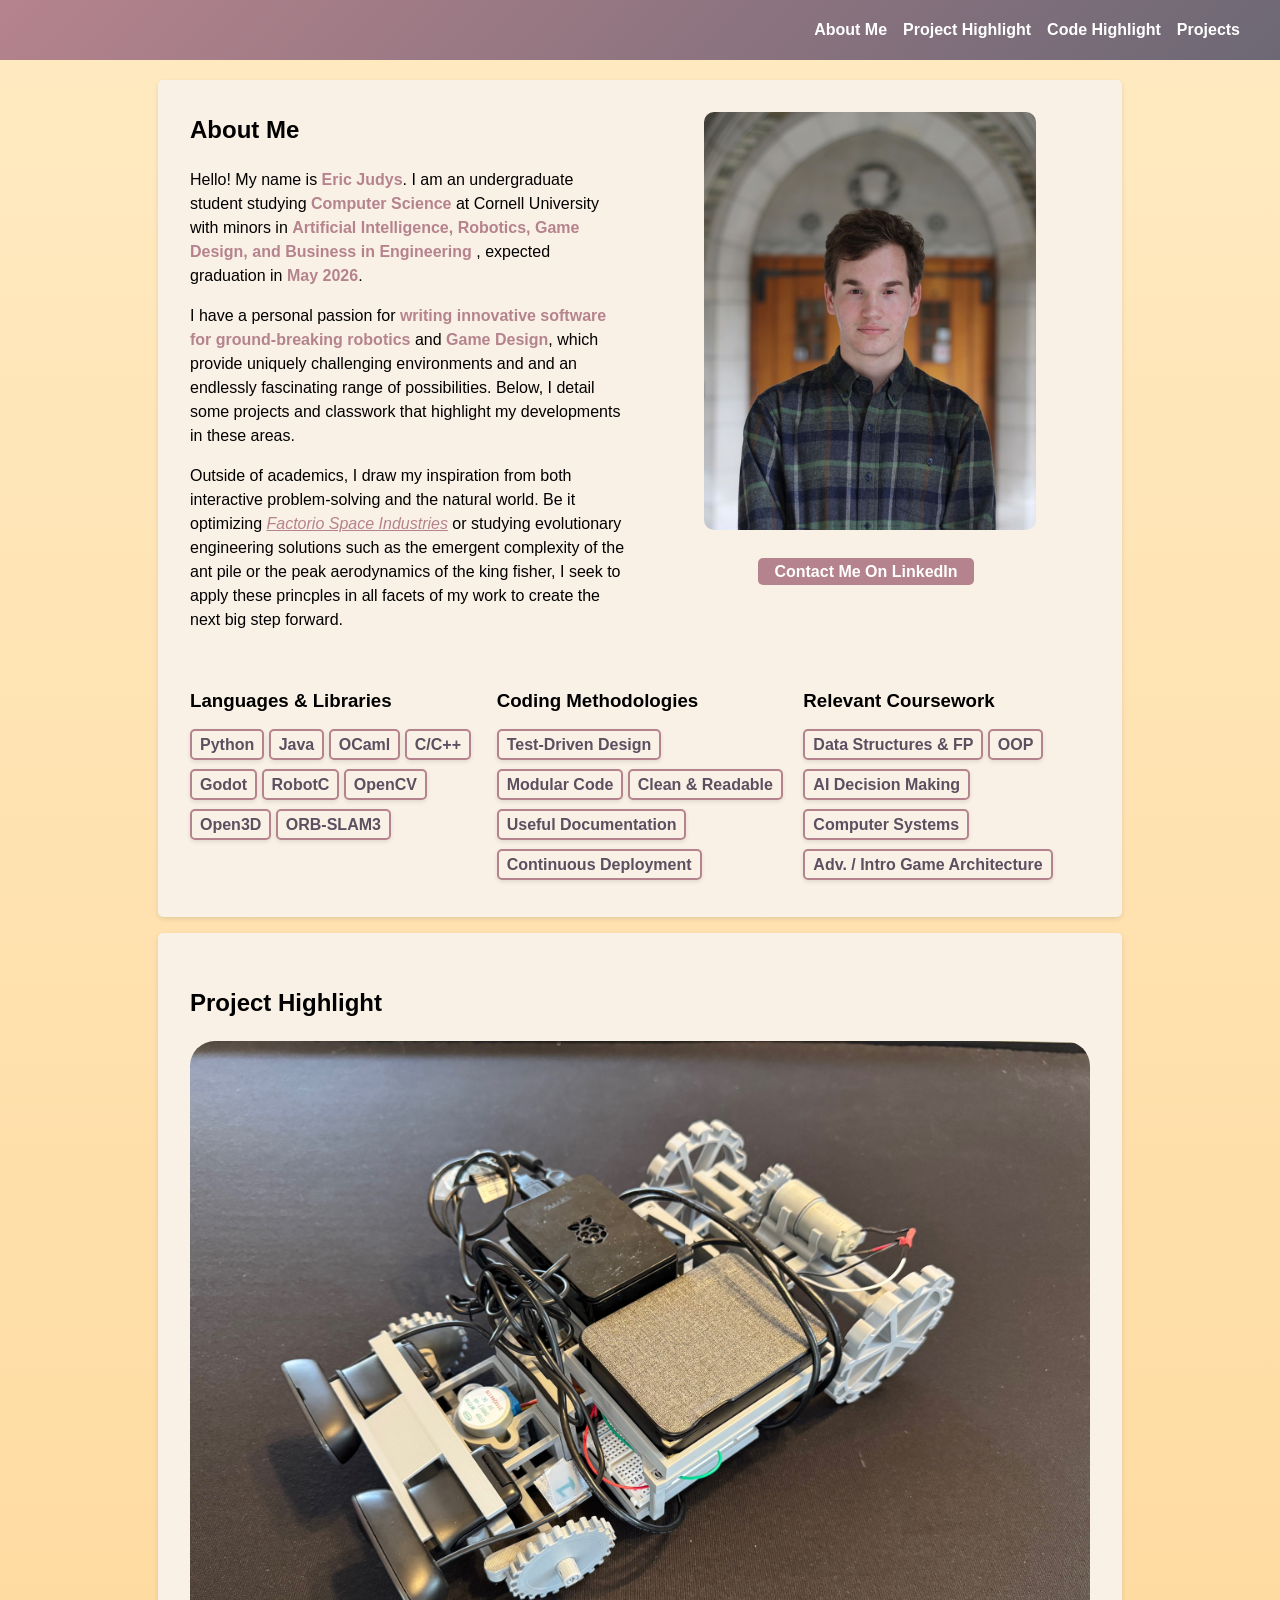
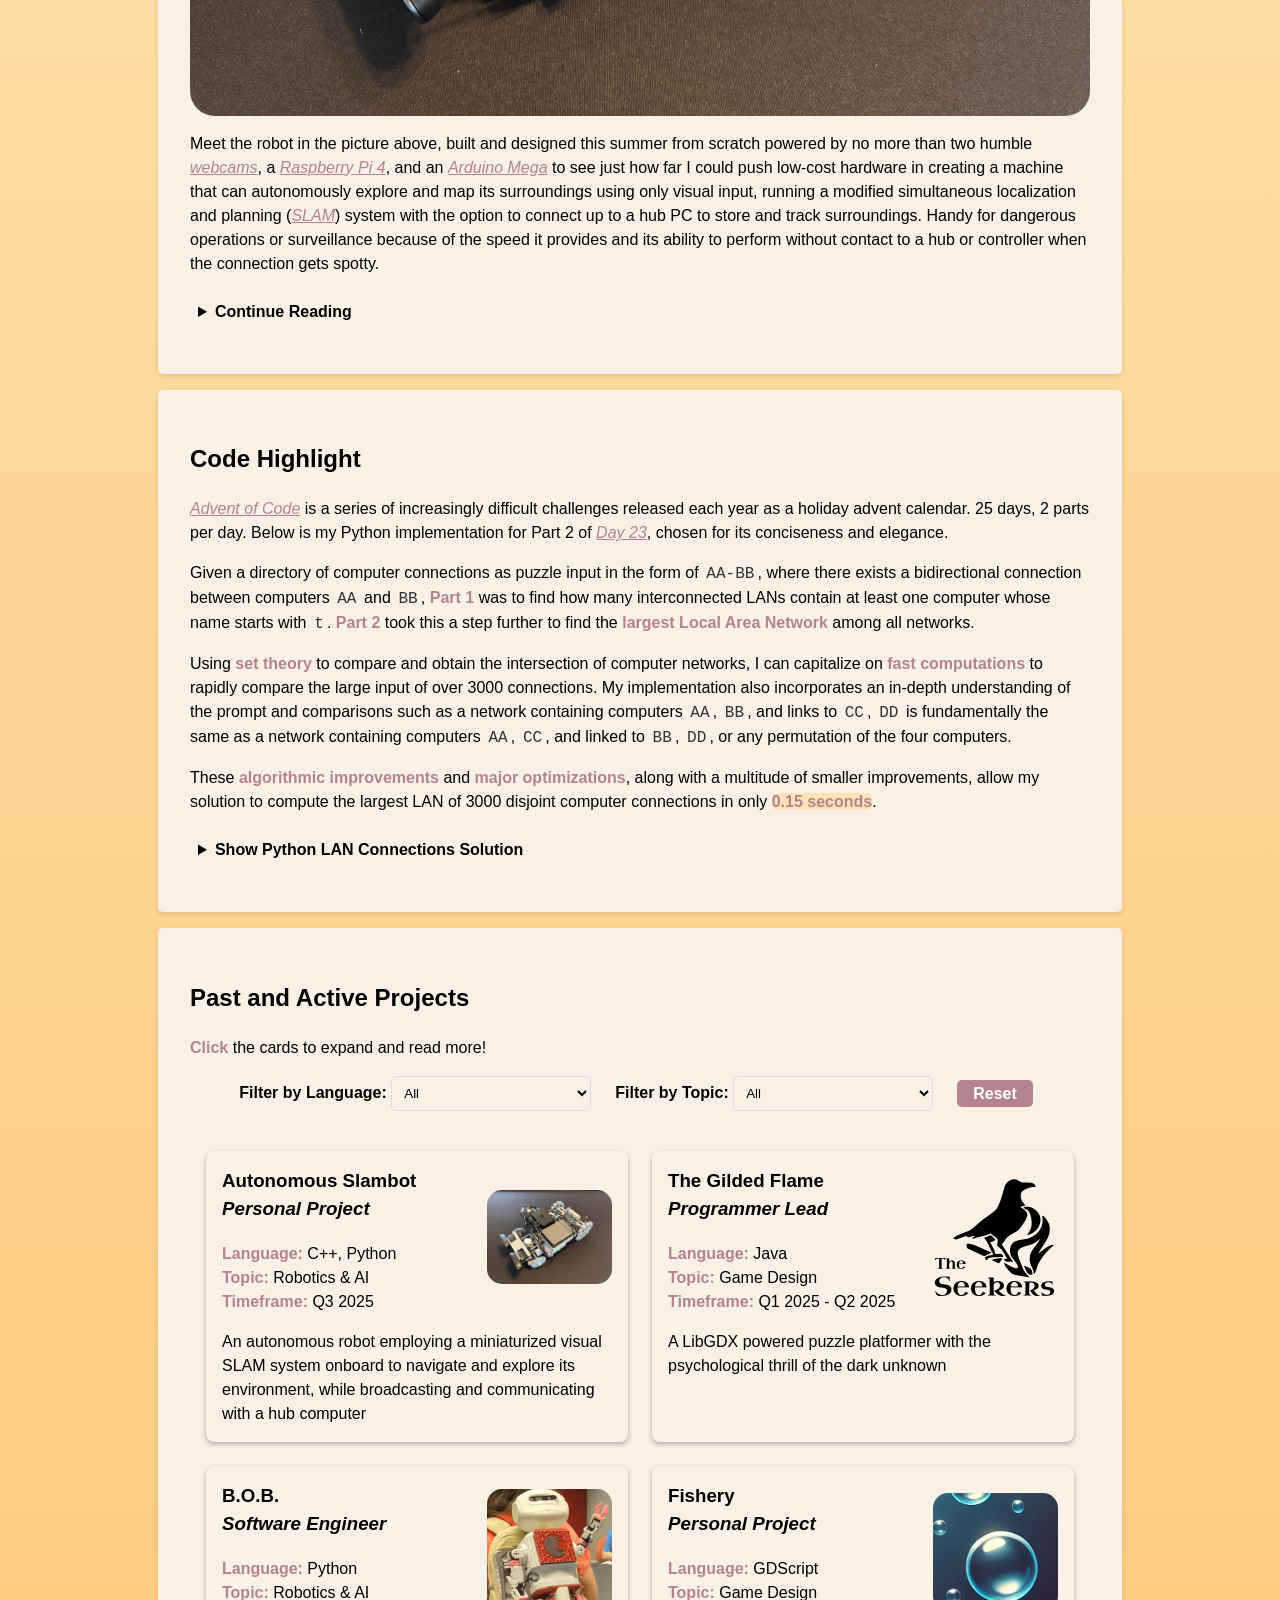
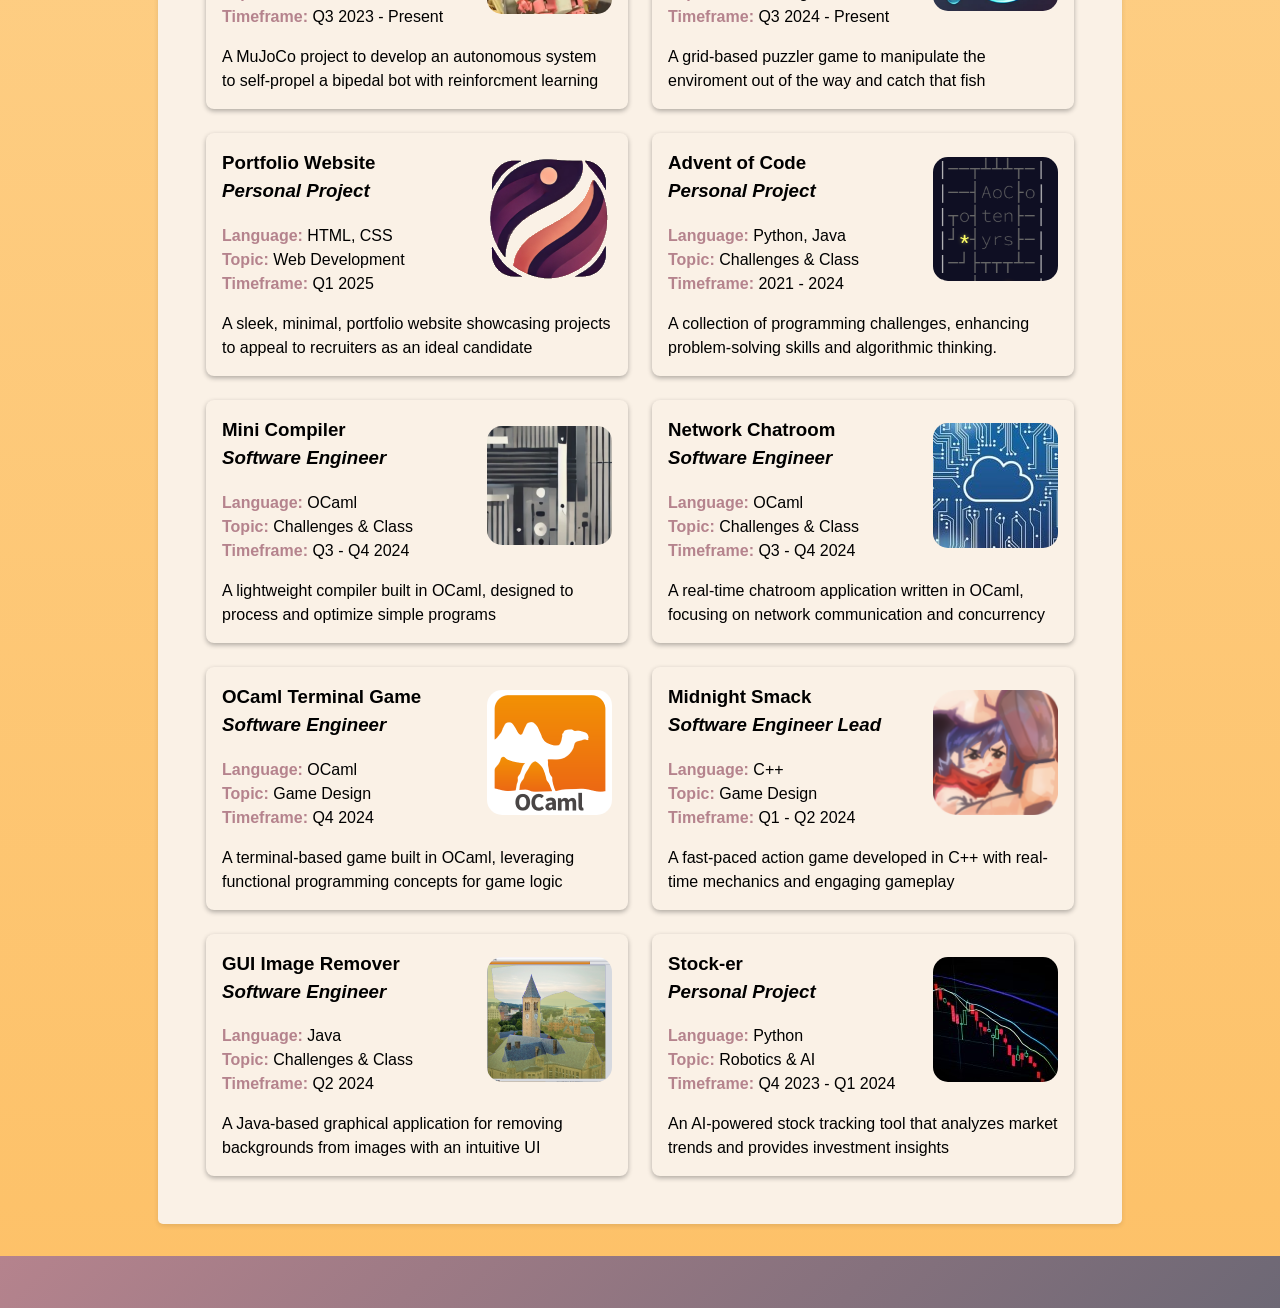
<file: index.html>
<!DOCTYPE html>
<html lang="en">
<head>
  <meta charset="UTF-8">
  <meta name="viewport" content="width=device-width,initial-scale=1.0">
  <title>Eric Judys</title>
  <link rel="stylesheet" href="styles.css">
  <link rel="icon" type="image/png" href="images/websitemini.png">
</head>
<body>
  <div class="centered-text">
    Hey! Thank you for taking the time to read my website!
  </div>
  <header class="site-header">
    <div class="header-container">
      <!-- <div class="job-status">
        <span>Looking for: Summer 2025 Intern</span>
      </div> -->
      <!-- Mobile-only navigation dropdown -->
      <div class="mobile-nav">
        <select class="nav-dropdown" onchange="if(this.value) window.location.href=this.value;">
          <option value="#about">About Me</option>
          <li><a href="#project-highlight">Project Highlight</a></li>
          <option value="#code-highlight">Code Highlight</option>
          <option value="#projects">Projects</option>
        </select>
      </div>
      <!-- Regular navigation for larger screens -->
      <nav class="nav-menu">
        <ul>
          <li><a href="#about">About Me</a></li>
          <li><a href="#project-highlight">Project Highlight</a></li>
          <li><a href="#code-highlight">Code Highlight</a></li>
          <li><a href="#projects">Projects</a></li>
        </ul>
      </nav>
    </div>
  </header>
  
  <main class="container">
    <section id="about" class="about-section">
      <div class="about-top">
        <div class="about-text">
          <h2 style="margin-top: 0;">About Me</h2>
          <p>
            Hello! My name is <strong>Eric Judys</strong>. I am an undergraduate student
            studying <strong>Computer Science</strong> at Cornell University with minors in
            <strong>Artificial Intelligence, Robotics, Game Design, and Business in Engineering</strong>
            , expected graduation in <strong>May 2026</strong>.
          </p>
          <p>
            I have a personal passion for <strong>writing innovative software for ground-breaking robotics</strong> and
            <strong>Game Design</strong>, which provide uniquely challenging environments and and an 
            endlessly fascinating range of possibilities. Below, I detail some projects and classwork that
            highlight my developments in these areas.
          </p>
          <p>
            Outside of academics, I draw my inspiration from both interactive problem-solving and the natural world. Be it optimizing 
            <a href="https://www.factorio.com/space-age/content" class="embedded-link">Factorio Space Industries</a> or
            studying evolutionary engineering solutions such as the emergent complexity of the ant pile or the peak aerodynamics of 
            the king fisher, I seek to apply these princples in all facets of my work to create the next big step forward.
          </p>
        </div>
        <div class="about-image">
          <img src="images/headshot.png" alt="This is a picture of me" />
          <div class="about-links">
            <p>
              <a href="https://www.linkedin.com/in/eric-judys-340a702a0" target="_blank" class="button">Contact Me On LinkedIn</a>
            </p>
          </div>
        </div>
      </div>
      <div class="about-extra">
        <div class="about-languages">
          <h3>Languages & Libraries</h3>
          <div class="button-box">
            <span class="ind-button">Python</span>
            <span class="ind-button">Java</span>
            <span class="ind-button">OCaml</span>
            <span class="ind-button">C/C++</span>
            <span class="ind-button">Godot</span>
            <span class="ind-button">RobotC</span>
            <span class="ind-button">OpenCV</span>
            <span class="ind-button">Open3D</span>
            <span class="ind-button">ORB-SLAM3</span>
          </div>
        </div>
        <div class="about-methodologies">
          <h3>Coding Methodologies</h3>
          <div class="button-box">
            <span class="ind-button">Test-Driven Design</span>
            <span class="ind-button">Modular Code</span>
            <span class="ind-button">Clean & Readable</span>
            <span class="ind-button">Useful Documentation</span>
            <span class="ind-button">Continuous Deployment</span>
          </div>
        </div>
        <div class="about-coursework">
          <h3>Relevant Coursework</h3>
          <div class="button-box">
            <span class="ind-button">Data Structures & FP</span>
            <span class="ind-button">OOP</span>
            <span class="ind-button">AI Decision Making</span>
            <span class="ind-button">Computer Systems</span>
            <span class="ind-button">Adv. / Intro Game Architecture</span>
          </div>
        </div>
      </div>
    </section>
    <section id="project-highlight" class="code-section">
      <h2>Project Highlight</h2>
        <img src="images/auto_slambot.png" alt="Picture of working bot" class="centered-rounded-img"/>
        <p>Meet the robot in the picture above, built and designed this summer from scratch powered by no more than two humble <a href="https://www.amazon.com/Logitech-C270-HD-Webcam-Black/dp/B008QS9J6Y/ref=sr_1_18?crid=2VQDZWBFT5Z7A&dib=eyJ2IjoiMSJ9.[base64].TjH2V_5Li8knv-n7tjfWxiipKBaoWvcIXw0MT5m07V8&dib_tag=se&keywords=logitech+webcam&qid=1755199704&sprefix=logitech+webcam%2Caps%2C117&sr=8-18" class="embedded-link">webcams</a>, a <a href = "https://www.amazon.com/Raspberry-Pi-Model-2GB/dp/B09TTNPB4J/ref=sr_1_3?crid=86NC64R8CDA2&dib=eyJ2IjoiMSJ9.[base64].5FXTKnijTL4lqOYb194m8ZfyTq5G_N75T1Trm-RV3Sk&dib_tag=se&keywords=raspberry+pi+4&qid=1755199761&sprefix=raspber%2Caps%2C134&sr=8-3" class = "embedded-link">Raspberry Pi 4</a>, and an <a href= "https://www.amazon.com/ARDUINO-MEGA-2560-REV3-A000067/dp/B0046AMGW0/ref=sr_1_1?crid=12DFWU915R9AX&dib=eyJ2IjoiMSJ9.[base64].IEXHoUIkftRLDSrUkyuRhrlibSqFisgjMHRe-CokgaU&dib_tag=se&keywords=arduino+mega&qid=1755199854&sprefix=arduino+meg%2Caps%2C132&sr=8-1" class = "embedded-link">Arduino Mega</a> to see just how far I could push low-cost hardware in creating a machine that can autonomously explore and map its surroundings using only visual input, running a modified simultaneous localization and planning (<a href="https://en.wikipedia.org/wiki/Simultaneous_localization_and_mapping" class="embedded-link">SLAM</a>) system with the option to connect up to a hub PC to store and track surroundings. Handy for dangerous operations or surveillance because of the speed it provides and its ability to perform without contact to a hub or controller when the connection gets spotty.</p>
        <details>
          <summary>Continue Reading</summary>
          <p>The Pi is the star player, running a mini SLAM system. Using it, I take in the footage of two webcams, each at 640x480 10 fps, and every couple of frames, process them into a disparity map using a weighted least squares (WLS) filter to reduce noise. By converting the disparity map into a depth map, I can extract a point cloud of relevant vertices. Additionally, through iterative closest point (<a href = "https://en.wikipedia.org/wiki/Iterative_closest_point" class = "embedded-link">ICP</a>) registration, I estimate the new pose of the robot camera as it moves in space. Projecting the original point cloud to world space using the estimated pose, I can then populate a voxel grid with all newly defined points. By applying a combination of A* and <a href = "https://en.wikipedia.org/wiki/Dubins_path" class = "embedded-link">Dubins path</a> to this grid, the robot can now travel to a defined pose for the camera as it continues its journey to define all accessible voxels. Note that more complex features of traditional SLAM systems, such as <a href = "https://www.thinkautonomous.ai/blog/loop-closure/" class="embedded-link">loop closure</a>, are omitted from this SLAM as the occupancy grid/point cloud substitutes in for a defined path, and the purpose of this bot is just to explore a region; true mapping would be done with a host PC as needed.</p>
          <img src="images/auto_slambot_processing.png" alt="Picture of bot processing"  class="centered-rounded-img"/>
          <p>While the Pi ran the heavy computations, the Pi also ran communications to the Arduino and PC. Using an input of desired motor movements for the defined path, the Pi issues orders to the Arduino, chosen for its single-schedule architecture, to get the robot moving. The Pi also broadcasts its video feed to a host PC, if one was connected, and upon request, would get additional supplementary pose updates for the camera from <a href = "https://github.com/UZ-SLAMLab/ORB_SLAM3" class = "embedded-link">ORB-SLAM3</a> running on the computer to bolster its positional understanding.</p>
          <img src="images/auto_slambot_network.png" alt="Picture of integrated network"  class="centered-rounded-img"/>
          <p>In my pursuit to squeeze the most out of two webcams, I had to cut a lot of computational corners on the Pi. The point cloud generated from the depth map jumped wildly between frames due to the lower resolution, and I had to rely heavily on estimations as well as a temporal gate that limited what points were accepted from time to time, and reduced the reliability of ICP for the camera pose. The number of frames and the speed of the bot had to be tuned to be performant without leaving potential points unidentified. Also, I originally had the Pi publicly broadcasting via an OpenCV TCP video writer, but I had to rewrite that in favor of sockets in order to transfer metadata along with the frames as I built in the supplementary pose estimation from the PC.</p>
          <p>All in all, this was a very rewarding and exhilarating experience. I felt that such complicated bots were out of reach, but in one dedicated summer, I accomplished what I set out to do. To continue development of it, I will add a system to identify an object and relate it to the same generic object the bot encountered earlier, a cache of notable features and placements, employing hidden Markov models to improve noisy data estimation, or adapting the robot’s wheels to legs for easier terrain traversal.</p>
          <p>I greatly enjoyed working on this bot and am looking forward to the next big adventure!</p>
        </details>
    </section>
    <section id="code-highlight" class="code-section">
      <h2>Code Highlight</h2>
      <p><a href="https://adventofcode.com" class="embedded-link">Advent of Code</a> is a series of increasingly difficult challenges released each year as a holiday advent calendar. 25 days, 2 parts per day. Below is my Python implementation for Part 2</strong> of <a href="https://adventofcode.com/2024/day/23" class="embedded-link">Day 23</a>, chosen for its conciseness</strong> and elegance</strong>.</p>
      <p>Given a directory of computer connections as puzzle input in the form of <span class="embedded-code">AA-BB</span>, where there exists a bidirectional connection between computers <span class="embedded-code">AA</span> and <span class="embedded-code">BB</span>, <strong>Part 1</strong> was to find how many interconnected LANs contain at least one computer whose name starts with <span class="embedded-code">t</span>. <strong>Part 2</strong> took this a step further to find the <strong>largest Local Area Network</strong> among all networks.</p>
      <p>Using <strong>set theory</strong> to compare and obtain the intersection of computer networks, I can capitalize on <strong>fast computations</strong> to rapidly compare the large input of over 3000 connections. My implementation also incorporates an in-depth understanding of the prompt and comparisons such as a network containing computers <span class="embedded-code">AA</span>, <span class="embedded-code">BB</span>, and links to <span class="embedded-code">CC</span>, <span class="embedded-code">DD</span> is fundamentally the same as a network containing computers <span class="embedded-code">AA</span>, <span class="embedded-code">CC</span>, and linked to <span class="embedded-code">BB</span>, <span class="embedded-code">DD</span>, or any permutation of the four computers.</p>
      <p>These <strong>algorithmic improvements</strong> and <strong>major optimizations</strong>, along with a multitude of smaller improvements, allow my solution to compute the largest LAN of 3000 disjoint computer connections in only <span class="highlight">0.15 seconds</span>.</p>
      <details>
        <summary>Show Python LAN Connections Solution</summary>
          <div class="code-examples">
          <pre class="dark-code-background"><pre><code>
<span class="c-key">from</span> <span class="c-var">collections</span> <span class="c-key">import</span> <span class="c-var">defaultdict</span>

<span class="c-comm">"""import input as text after removing new line and seperating the computers
  note that inputs comes in this form:
  vz-aj
  qm-zr
  cc-av
  """</span>
<span class="c-key">with</span> <span class="c-var">open</span>(<span class="c-str">"input.txt"</span>, <span class="c-str">"r+"</span>) <span class="c-key">as</span> <span class="c-var">doc</span>:
  <span class="c-var">input_txt</span> <span class="c-oper">=</span> [<span class="c-var">i</span>[<span class="c-num">:-1</span>].<span class="c-func">split</span>(<span class="c-str">"-"</span>) <span class="c-key">for</span> <span class="c-var">i</span> <span class="c-key">in</span> <span class="c-var">doc</span>.<span class="c-func">readlines</span>()]

<span class="c-var">connections</span> <span class="c-oper">=</span> <span class="c-var">defaultdict</span>(<span class="c-var">set</span>)
<span class="c-key">for</span> <span class="c-var">each</span> <span class="c-key">in</span> <span class="c-var">input_txt</span>:
  <span class="c-var">c1</span>, <span class="c-var">c2</span> <span class="c-oper">=</span> <span class="c-var">each</span>

  <span class="c-comm"># duplicate calls to add forward and backward connection of computers</span>
  <span class="c-var">connections</span>[ (<span class="c-var">c1</span>,) ].<span class="c-func">add</span>(<span class="c-var">c2</span>)
  <span class="c-var">connections</span>[ (<span class="c-var">c2</span>,) ].<span class="c-func">add</span>(<span class="c-var">c1</span>)

<span class="c-key">def</span> <span class="c-func">combine_connections</span>(<span class="c-var">new_set</span>, <span class="c-var">base</span>):
  <span class="c-comm">"""</span>
  <span class="c-comm">Expands LAN groups by merging sets of computers that share common connections.</span>
  <span class="c-comm"></span>
  <span class="c-comm">- Each group represents a set of interconnected computers.</span>
  <span class="c-comm">- A new group is formed if two groups share at least one common connection.</span>
  <span class="c-comm">- Only fully interconnected groups are considered (each computer in the group</span>
  <span class="c-comm">  must be directly connected to every other computer in the group).</span>
  <span class="c-comm">- Sorting is used to ensure that identical groups (regardless of order) are treated equally.</span>
  <span class="c-comm"></span>
  <span class="c-comm">Args:</span>
  <span class="c-comm">    existing_connections (dict): LAN groups being expanded.</span>
  <span class="c-comm">    base_connections (dict): Initial connections between individual computers.</span>
  <span class="c-comm"></span>
  <span class="c-comm">Returns:</span>
  <span class="c-comm">    dict: New LAN groups formed in this iteration, mapped to their shared connections.</span>
  <span class="c-comm">"""</span>
  <span class="c-var">new_connections</span> <span class="c-oper">=</span> <span class="c-var">defaultdict</span>(<span class="c-var">list</span>)
  <span class="c-var">added_connections</span> <span class="c-oper">=</span> <span class="c-var">set</span>()
  <span class="c-key">for</span> <span class="c-var">c1</span>,<span class="c-var">c1_connections</span> <span class="c-key">in</span> <span class="c-var">new_set</span>.<span class="c-func">items</span>():
      <span class="c-key">for</span> <span class="c-var">c2</span>,<span class="c-var">c2_connections</span> <span class="c-key">in</span> <span class="c-var">base</span>.<span class="c-func">items</span>():
          <span class="c-var">intersection</span> <span class="c-oper">=</span> <span class="c-var">c1_connections</span> <span class="c-oper">&amp;</span> <span class="c-var">c2_connections</span>

          <span class="c-comm"># conditional designed to check easier operations first to quit out early,</span>
          <span class="c-comm"># expensive operations like issubset() are not precalculated but calculated if needed</span>
          <span class="c-key">if</span> (<span class="c-var">intersection</span> <span class="c-key">and</span> <span class="c-var">c1</span> <span class="c-key">not</span> <span class="c-key">in</span> <span class="c-var">new_connections</span> <span class="c-key">and</span> 
              <span class="c-var">c2</span> <span class="c-key">not</span> <span class="c-key">in</span> <span class="c-var">c1</span> <span class="c-key">and</span> <span class="c-var">set</span>(<span class="c-var">c1</span>).<span class="c-func">issubset</span>(<span class="c-var">c2_connections</span>) <span class="c-key">and</span> 
              <span class="c-var">set</span>(<span class="c-var">c2</span>).<span class="c-func">issubset</span>(<span class="c-var">c1_connections</span>)):
              <span class="c-var">new_key</span> <span class="c-oper">=</span> <span class="c-var">[]</span>
              <span class="c-key">for</span> <span class="c-var">i</span> <span class="c-key">in</span> <span class="c-var">c1</span>:
                  <span class="c-var">new_key</span>.<span class="c-func">append</span>(<span class="c-var">i</span>)
              <span class="c-var">new_key</span> <span class="c-oper">+=</span> <span class="c-var">c2</span>

              <span class="c-comm"># key_interseciton used as a combination of the key value (singular LAN network) </span>
              <span class="c-comm"># and intersection between the two passed in LAN networks. It is calculated and </span>
              <span class="c-comm"># stored as sorted as a form of memoization as order doesn't matter. </span>
              <span class="c-comm"># ex: LAN aa bb with intersection at cc dd is the same as</span>
              <span class="c-comm">#     LAN aa cc with intersection at bb dd</span>
              <span class="c-var">key_intersesction</span> <span class="c-oper">=</span> <span class="c-var">tuple</span>(<span class="c-func">sorted</span>(<span class="c-var">new_key</span>+<span class="c-func">list</span>(<span class="c-var">intersection</span>)))
              <span class="c-var">new_key</span> <span class="c-oper">=</span> <span class="c-var">tuple</span>(<span class="c-func">sorted</span>(<span class="c-var">new_key</span>))
              <span class="c-key">if</span> <span class="c-var">key_intersesction</span> <span class="c-key">not</span> <span class="c-key">in</span> <span class="c-var">added_connections</span>:
                  <span class="c-var">new_connections</span>[<span class="c-var">new_key</span>] <span class="c-oper">=</span> <span class="c-var">intersection</span>
                  <span class="c-var">added_connections</span>.<span class="c-func">add</span>(<span class="c-var">key_intersesction</span>)
  <span class="c-key">return</span> <span class="c-var">new_connections</span>

<span class="c-key">def</span> <span class="c-func">main</span>(<span class="c-var">connections</span>):
  <span class="c-comm">"""</span>
  <span class="c-comm">Identifies the largest fully interconnected LAN network.</span>
  <span class="c-comm"></span>
  <span class="c-comm">- Starts with direct connections and iteratively expands groups by adding computers.</span>
  <span class="c-comm">- If a group has only one remaining possible connection, it is finalized.</span>
  <span class="c-comm">- The largest network found is the LAN party, and its names (sorted) form the password.</span>
  <span class="c-comm"></span>
  <span class="c-comm">Args:</span>
  <span class="c-comm">    connections (dict): Initial network connections between individual computers.</span>
  <span class="c-comm">"""</span>
  <span class="c-var">new_connections</span> <span class="c-oper">=</span> <span class="c-func">combine_connections</span>(<span class="c-var">connections</span>, <span class="c-var">connections</span>)

  <span class="c-comm"># n is the size of established LANs, starts at 2 as the above calcualtes to 2 when initilzied</span>
  <span class="c-var">n</span> <span class="c-oper">=</span> <span class="c-num">2</span>

  <span class="c-key">while</span> <span class="c-var">new_connections</span>:
      <span class="c-var">print</span>(<span class="c-str">"current size"</span>, <span class="c-var">n</span>, <span class="c-str">"; len of total connections"</span>, <span class="c-func">len</span>(<span class="c-var">new_connections</span>))
      <span class="c-var">final_set</span> <span class="c-oper">=</span> <span class="c-var">set</span>()
      <span class="c-var">new_connections</span> <span class="c-oper">=</span> <span class="c-func">combine_connections</span>(<span class="c-var">new_connections</span>, <span class="c-var">connections</span>)
      <span class="c-var">updated_connections</span> <span class="c-oper">=</span> {}

      <span class="c-key">for</span> <span class="c-var">key</span>,<span class="c-var">value</span> <span class="c-key">in</span> <span class="c-var">new_connections</span>.<span class="c-func">items</span>():
          <span class="c-key">if</span> <span class="c-func">len</span>(<span class="c-var">value</span>) <span class="c-oper">==</span> <span class="c-num">1</span>:
              <span class="c-var">final_set</span>.<span class="c-func">add</span>(<span class="c-var">tuple</span>(<span class="c-func">sorted</span>(<span class="c-func">list</span>(<span class="c-var">key</span>) <span class="c-oper">+</span> [<span class="c-var">value</span>.<span class="c-func">pop</span>()])))
          <span class="c-key">else</span>:
              <span class="c-var">updated_connections</span>[<span class="c-var">key</span>] <span class="c-oper">=</span> <span class="c-var">value</span>
      <span class="c-var">new_connections</span> <span class="c-oper">=</span> <span class="c-var">updated_connections</span>
      <span class="c-var">n</span> <span class="c-oper">+=</span> <span class="c-num">1</span>

  <span class="c-var">print</span>(<span class="c-var">final_set</span>)
  <span class="c-key">for</span> <span class="c-var">each</span> <span class="c-key">in</span> <span class="c-var">final_set</span>:
      <span class="c-var">temp</span> <span class="c-oper">=</span> <span class="c-func">sorted</span>(<span class="c-var">each</span>)
      <span class="c-key">for</span> <span class="c-var">cmputer</span> <span class="c-key">in</span> <span class="c-var">temp</span>:
          <span class="c-var">print</span>(<span class="c-var">cmputer</span>, <span class="c-key">end</span>=<span class="c-str">","</span>)

<span class="c-func">main</span>(<span class="c-var">connections</span>)
            </code></pre>
        </details>
      </div>
    </section>
    <section id="projects" class="projects-section">
      <h2>Past and Active Projects</h2>
      <p><strong>Click</strong> the cards to expand and read more!</p>
      <div id="filters" class="filter-controls">
        <div class="inseperable">
          <label for="language">Filter by Language:</label>
          <select id="language">
            <option value="">All</option>
            <option value="Python">Python</option>
            <option value="OCaml">OCaml</option>
            <option value="C++">C++</option>
            <option value="GDScript">GDScript</option>
            <option value="Java">Java</option>
            <option value="HTML, CSS">HTML, CSS</option>
          </select>
        </div>
        <div class="inseperable">
          <label for="topic">Filter by Topic:</label>
          <select id="topic">
            <option value="">All</option>
            <option value="Game Design">Game Design</option>
            <option value="Robotics & AI">Robotics & AI</option>
            <option value="Web Development">Web Development</option>
            <option value="Challenges & Class">Challenges & Class</option>
          </select>
        </div>
        <button id="reset-filters" class="button">Reset</button>
      </div>
      <div id="project-list-top" class="project-list"></div>
      <div id="project-list-expanded" class="project-list"></div>
      <div id="project-list-bottom" class="project-list"></div>
    </section>
    <div class="video-description">
      <p>
        <iframe width="18" height="15"
          src="https://youtu.be/pIUS0r9CveI?autoplay=1&mute=1&si=Nvl80654f4DU_jS0"
          title="YouTube video player"
          frameborder="0"
          allow="accelerometer; autoplay; clipboard-write; encrypted-media; gyroscope; picture-in-picture; web-share"
          referrerpolicy="strict-origin-when-cross-origin"
          allowfullscreen>
        </iframe>
      </p>
    </div>
  </main>
  <footer class="site-footer">
  </footer>
  <script src="script.js"></script>
</body>
</html>
</file>
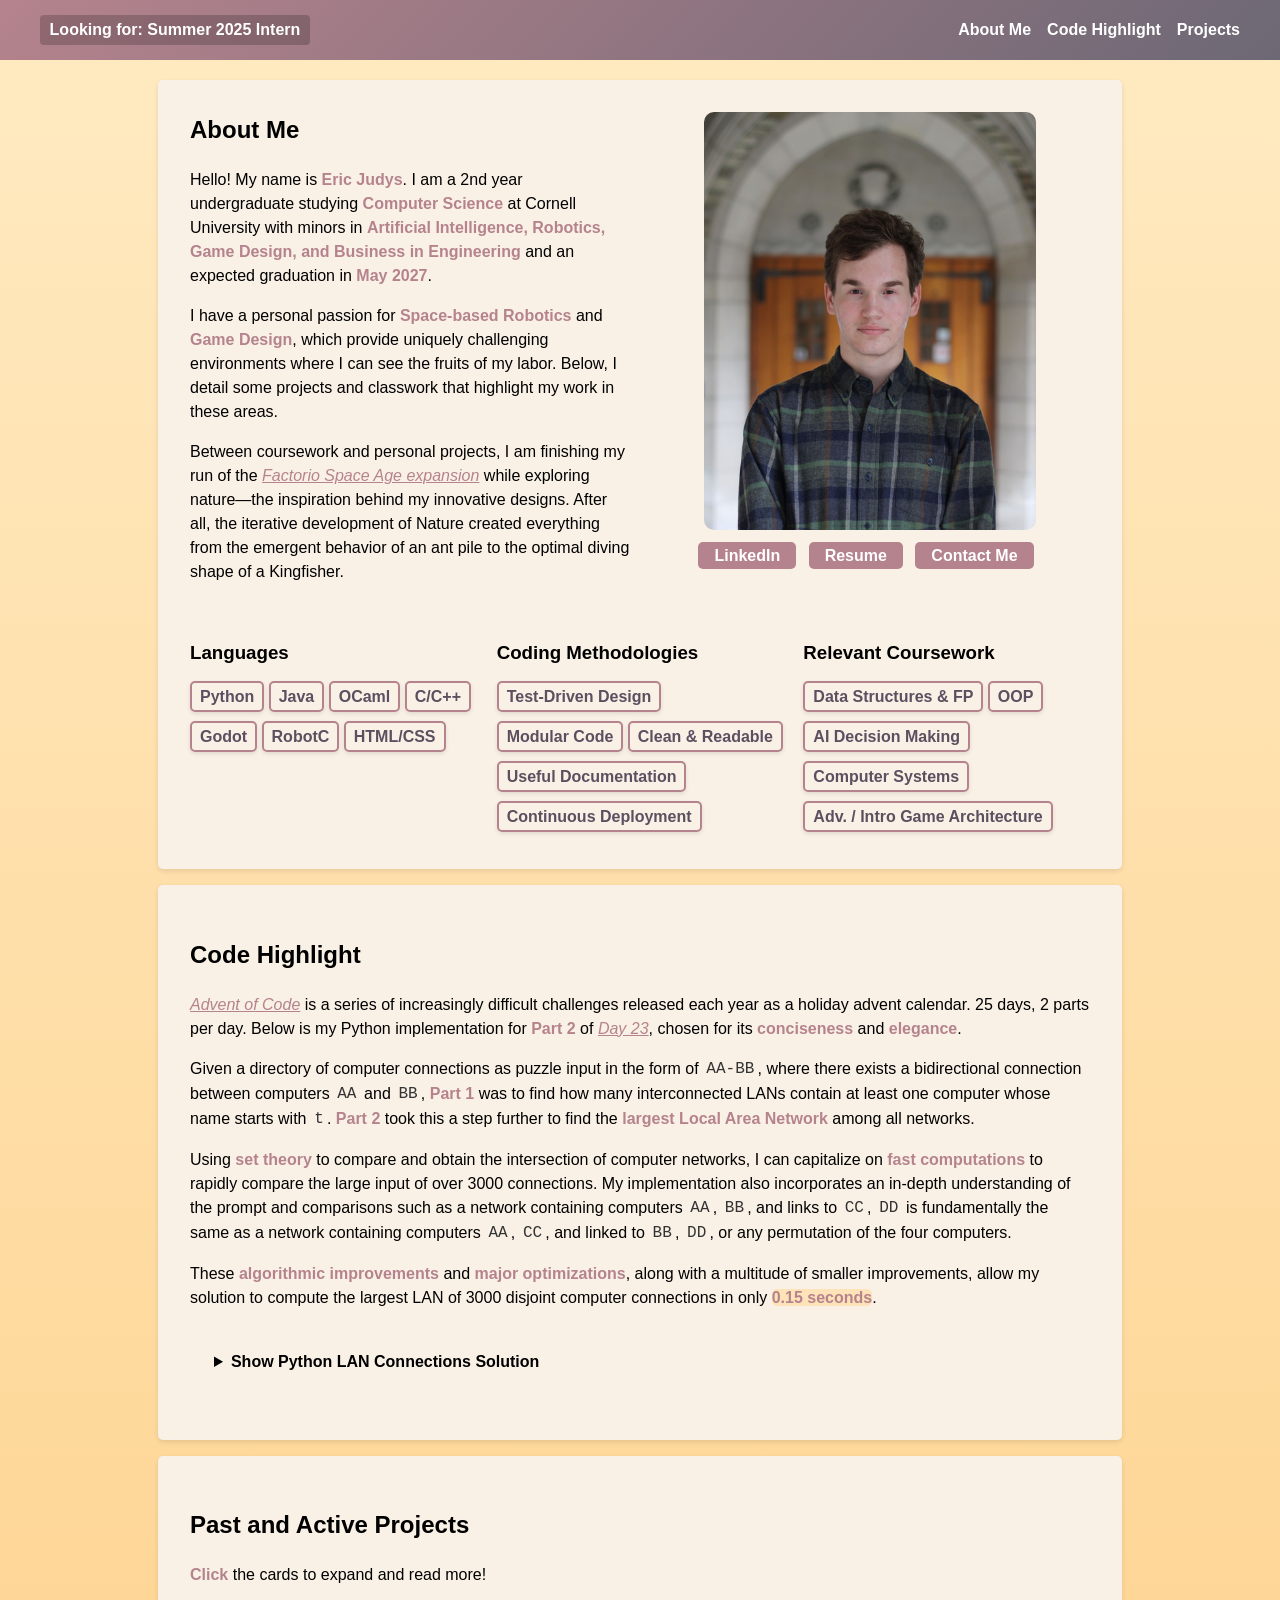
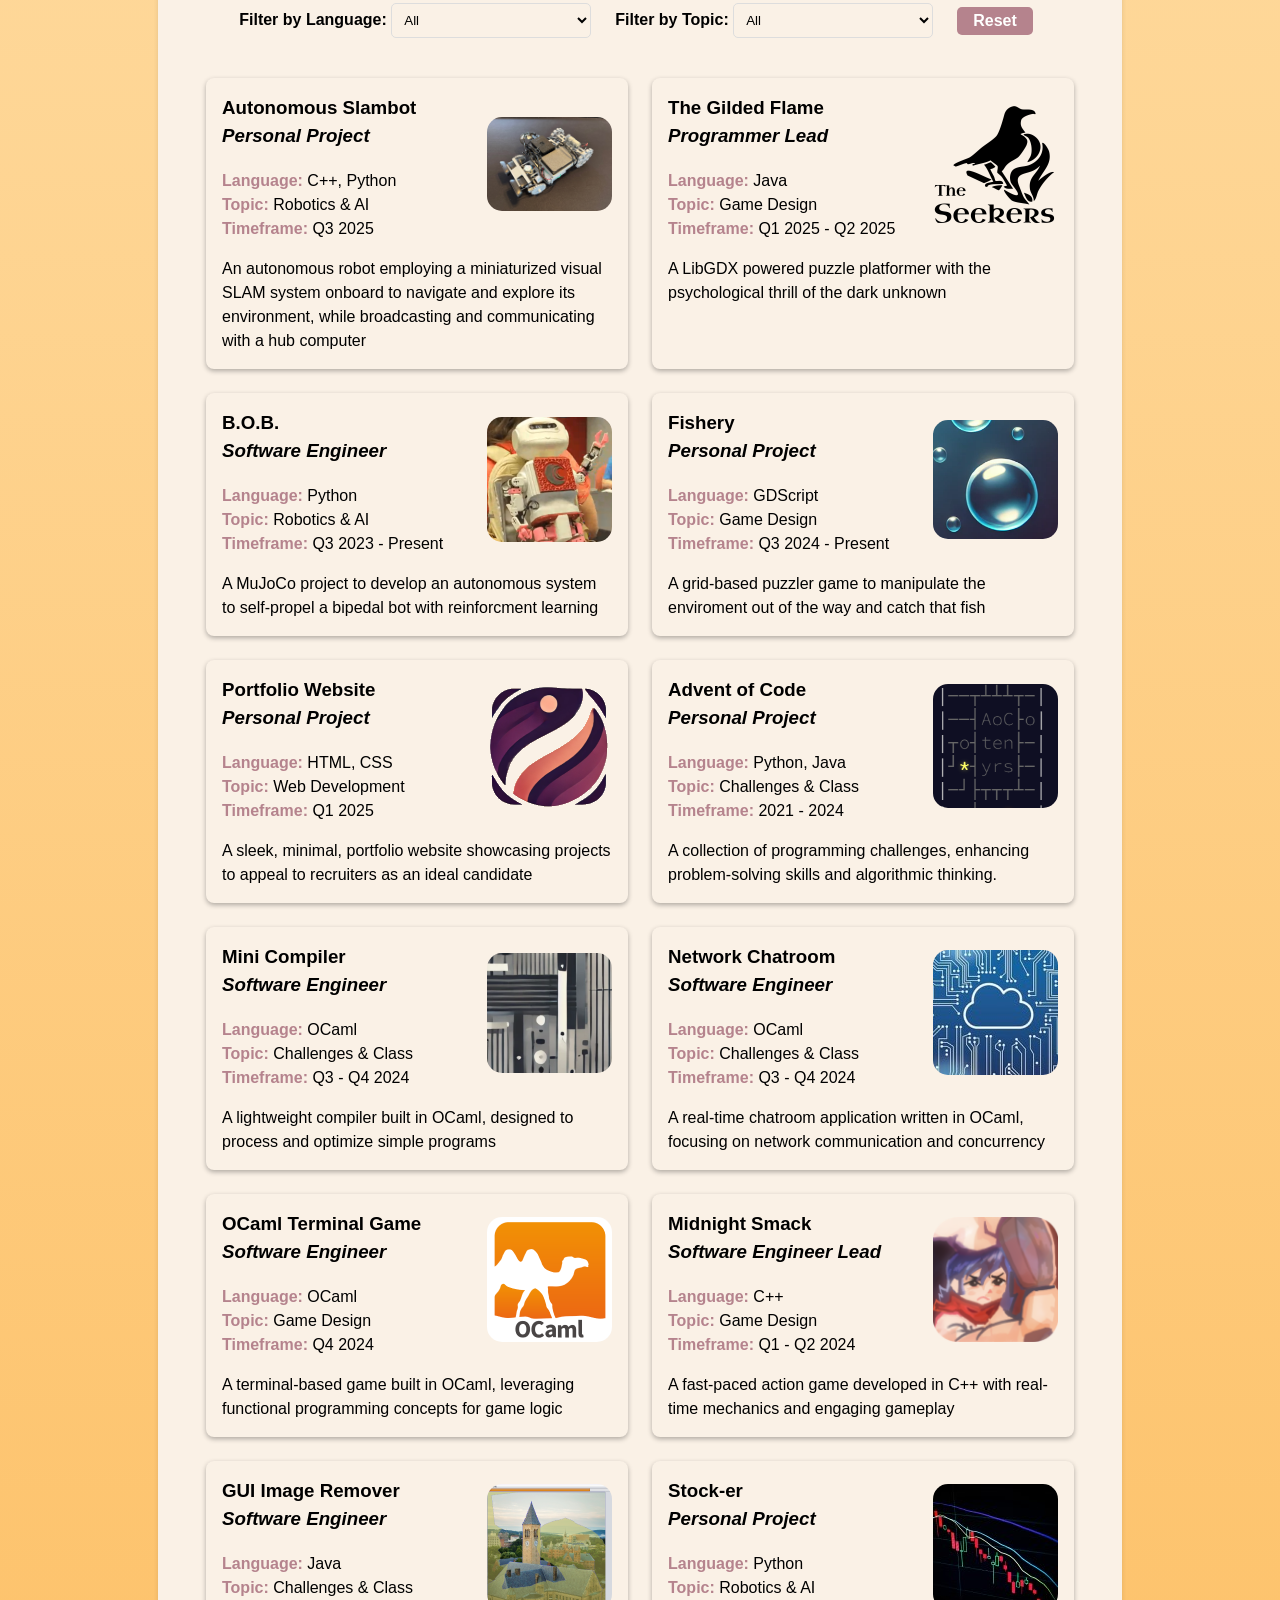
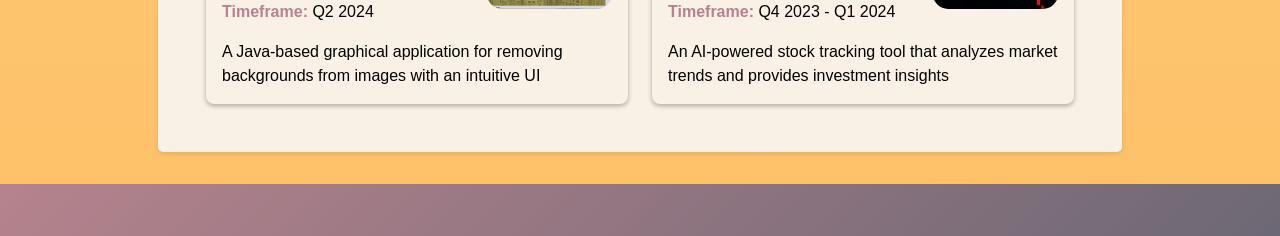
<file: homepage.html>
<!DOCTYPE html>
<html lang="en">
<head>
  <meta charset="UTF-8">
  <meta name="viewport" content="width=device-width,initial-scale=1.0">
  <title>Portfolio Website</title>
  <link rel="stylesheet" href="styles.css">
</head>
<body>
  <div class="centered-text">
    Hey! Thank you for taking the time to read my website!
  </div>
  <header class="site-header">
    <div class="header-container">
      <div class="job-status">
        <span>Looking for: Summer 2025 Intern</span>
      </div>
      <!-- Mobile-only navigation dropdown -->
      <div class="mobile-nav">
        <select class="nav-dropdown" onchange="if(this.value) window.location.href=this.value;">
          <option value="#about">About Me</option>
          <option value="#code-highlight">Code Highlight</option>
          <option value="#projects">Projects</option>
        </select>
      </div>
      <!-- Regular navigation for larger screens -->
      <nav class="nav-menu">
        <ul>
          <li><a href="#about">About Me</a></li>
          <li><a href="#code-highlight">Code Highlight</a></li>
          <li><a href="#projects">Projects</a></li>
        </ul>
      </nav>
    </div>
  </header>
  
  <main class="container">
    <section id="about" class="about-section">
      <div class="about-top">
        <div class="about-text">
          <h2 style="margin-top: 0;">About Me</h2>
          <p>
            Hello! My name is <strong>Eric Judys</strong>. I am a 2nd year undergraduate
            studying <strong>Computer Science</strong> at Cornell University with minors in
            <strong>Artificial Intelligence, Robotics, Game Design, and Business in Engineering</strong>
            and an expected graduation in <strong>May 2027</strong>.
          </p>
          <p>
            I have a personal passion for <strong>Space-based Robotics</strong> and
            <strong>Game Design</strong>, which provide uniquely challenging environments where
            I can see the fruits of my labor. Below, I detail some projects and classwork that
            highlight my work in these areas.
          </p>
          <p>
            Between coursework and personal projects, I am finishing my run of the
            <a href="https://www.factorio.com/space-age/content" class="embedded-link">Factorio Space Age expansion</a>
            while exploring nature—the inspiration behind my innovative designs. After all, the iterative development of Nature 
            created everything from the emergent behavior of an ant pile to the optimal diving shape of a Kingfisher.
          </p>
        </div>
        <div class="about-image">
          <img src="images/headshot.png" alt="This is a picture of me" />
          <div class="about-links">
            <a href="https://www.linkedin.com/in/eric-judys-340a702a0" target="_blank" class="button">LinkedIn</a>
            <a href="EricJudysResume.pdf" target="_blank" class="button">Resume</a>
            <a href="mailto:ericjudys1@gmail.com" target="_blank" class="button">Contact Me</a>
          </div>
        </div>
      </div>
      <div class="about-extra">
        <div class="about-languages">
          <h3>Languages</h3>
          <div class="button-box">
            <span class="ind-button">Python</span>
            <span class="ind-button">Java</span>
            <span class="ind-button">OCaml</span>
            <span class="ind-button">C/C++</span>
            <span class="ind-button">Godot</span>
            <span class="ind-button">RobotC</span>
            <span class="ind-button">HTML/CSS</span>
          </div>
        </div>
        <div class="about-methodologies">
          <h3>Coding Methodologies</h3>
          <div class="button-box">
            <span class="ind-button">Test-Driven Design</span>
            <span class="ind-button">Modular Code</span>
            <span class="ind-button">Clean & Readable</span>
            <span class="ind-button">Useful Documentation</span>
            <span class="ind-button">Continuous Deployment</span>
          </div>
        </div>
        <div class="about-coursework">
          <h3>Relevant Coursework</h3>
          <div class="button-box">
            <span class="ind-button">Data Structures & FP</span>
            <span class="ind-button">OOP</span>
            <span class="ind-button">AI Decision Making</span>
            <span class="ind-button">Computer Systems</span>
            <span class="ind-button">Adv. / Intro Game Architecture</span>
          </div>
        </div>
      </div>
    </section>
    <section id="code-highlight" class="code-section">
      <h2>Code Highlight</h2>
      <p><a href="https://adventofcode.com" class="embedded-link">Advent of Code</a> is a series of increasingly difficult challenges released each year as a holiday advent calendar. 25 days, 2 parts per day. Below is my Python implementation for <strong>Part 2</strong> of <a href="https://adventofcode.com/2024/day/23" class="embedded-link">Day 23</a>, chosen for its <strong>conciseness</strong> and <strong>elegance</strong>.</p>
      <p>Given a directory of computer connections as puzzle input in the form of <span class="embedded-code">AA-BB</span>, where there exists a bidirectional connection between computers <span class="embedded-code">AA</span> and <span class="embedded-code">BB</span>, <strong>Part 1</strong> was to find how many interconnected LANs contain at least one computer whose name starts with <span class="embedded-code">t</span>. <strong>Part 2</strong> took this a step further to find the <strong>largest Local Area Network</strong> among all networks.</p>
      <p>Using <strong>set theory</strong> to compare and obtain the intersection of computer networks, I can capitalize on <strong>fast computations</strong> to rapidly compare the large input of over 3000 connections. My implementation also incorporates an in-depth understanding of the prompt and comparisons such as a network containing computers <span class="embedded-code">AA</span>, <span class="embedded-code">BB</span>, and links to <span class="embedded-code">CC</span>, <span class="embedded-code">DD</span> is fundamentally the same as a network containing computers <span class="embedded-code">AA</span>, <span class="embedded-code">CC</span>, and linked to <span class="embedded-code">BB</span>, <span class="embedded-code">DD</span>, or any permutation of the four computers.</p>
      <p>These <strong>algorithmic improvements</strong> and <strong>major optimizations</strong>, along with a multitude of smaller improvements, allow my solution to compute the largest LAN of 3000 disjoint computer connections in only <span class="highlight">0.15 seconds</span>.</p>
      <div class="code-examples">
        <details>
          <summary>Show Python LAN Connections Solution</summary>
          <pre class="dark-code-background"><code>
    <span class="c-key">from</span> <span class="c-var">collections</span> <span class="c-key">import</span> <span class="c-var">defaultdict</span>
    
    <span class="c-key">with</span> <span class="c-var">open</span>(<span class="c-str">"input.txt"</span>, <span class="c-str">"r+"</span>) <span class="c-key">as</span> <span class="c-var">doc</span>:
        <span class="c-var">input_txt</span> = [<span class="c-var">line</span>.<span class="c-func">strip</span>().<span class="c-func">split</span>(<span class="c-str">"-"</span>) <span class="c-key">for</span> <span class="c-var">line</span> <span class="c-key">in</span> <span class="c-var">doc</span>.<span class="c-func">readlines</span>()]
    
    <span class="c-var">connections</span> = <span class="c-var">defaultdict</span>(<span class="c-var">set</span>)
    <span class="c-key">for</span> <span class="c-var">connection</span> <span class="c-key">in</span> <span class="c-var">input_txt</span>:
        <span class="c-var">c1</span>, <span class="c-var">c2</span> = <span class="c-var">connection</span>
        <span class="c-var">connections</span>[ (<span class="c-var">c1</span>,) ].<span class="c-func">add</span>(<span class="c-var">c2</span>)
        <span class="c-var">connections</span>[ (<span class="c-var">c2</span>,) ].<span class="c-func">add</span>(<span class="c-var">c1</span>)
    
    <span class="c-key">def</span> <span class="c-func">combine_connections</span>(<span class="c-var">current_groups</span>, <span class="c-var">base_connections</span>):
        <span class="c-var">new_groups</span> = <span class="c-var">defaultdict</span>(<span class="c-var">list</span>)
        <span class="c-var">seen_groups</span> = <span class="c-var">set</span>()
        <span class="c-key">for</span> <span class="c-var">group1</span>, <span class="c-var">conn1</span> <span class="c-key">in</span> <span class="c-var">current_groups</span>.<span class="c-func">items</span>():
            <span class="c-key">for</span> <span class="c-var">group2</span>, <span class="c-var">conn2</span> <span class="c-key">in</span> <span class="c-var">base_connections</span>.<span class="c-func">items</span>():
                <span class="c-var">common</span> = <span class="c-var">conn1</span> &amp; <span class="c-var">conn2</span>
                <span class="c-key">if</span> (<span class="c-var">common</span> <span class="c-key">and</span> <span class="c-var">group1</span> <span class="c-key">not</span> <span class="c-var">in</span> <span class="c-var">new_groups</span> <span class="c-key">and</span> <span class="c-var">group2</span> <span class="c-key">not</span> <span class="c-var">in</span> <span class="c-var">group1</span> 
                    <span class="c-key">and</span> <span class="c-var">set</span>(<span class="c-var">group1</span>).<span class="c-func">issubset</span>(<span class="c-var">conn2</span>) <span class="c-key">and</span> <span class="c-var">set</span>(<span class="c-var">group2</span>).<span class="c-func">issubset</span>(<span class="c-var">conn1</span>)):
                    <span class="c-var">merged_group</span> = <span class="c-var">list</span>(<span class="c-var">group1</span>) + <span class="c-var">list</span>(<span class="c-var">group2</span>)
                    <span class="c-var">merged_key</span> = <span class="c-var">tuple</span>(<span class="c-func">sorted</span>(<span class="c-var">merged_group</span>))
                    <span class="c-var">key_common</span> = <span class="c-var">tuple</span>(<span class="c-func">sorted</span>(<span class="c-var">merged_group</span> + <span class="c-var">list</span>(<span class="c-var">common</span>)))
                    <span class="c-key">if</span> <span class="c-var">key_common</span> <span class="c-key">not</span> <span class="c-var">in</span> <span class="c-var">seen_groups</span>:
                        <span class="c-var">new_groups</span>[<span class="c-var">merged_key</span>] = <span class="c-var">common</span>
                        <span class="c-var">seen_groups</span>.<span class="c-func">add</span>(<span class="c-var">key_common</span>)
        <span class="c-key">return</span> <span class="c-var">new_groups</span>
    
    <span class="c-key">def</span> <span class="c-func">main</span>(<span class="c-var">connections</span>):
        <span class="c-var">groups</span> = <span class="c-func">combine_connections</span>(<span class="c-var">connections</span>, <span class="c-var">connections</span>)
        <span class="c-var">size</span> = <span class="code-number">2</span>
    
        <span class="c-key">while</span> <span class="c-var">groups</span>:
            <span class="c-var">print</span>(<span class="c-str">"Current group size:"</span>, <span class="c-var">size</span>, <span class="c-str">"; Total groups:"</span>, <span class="c-func">len</span>(<span class="c-var">groups</span>))
            <span class="c-var">finalized</span> = <span class="c-var">set</span>()
            <span class="c-var">groups</span> = <span class="c-func">combine_connections</span>(<span class="c-var">groups</span>, <span class="c-var">connections</span>)
            <span class="c-var">updated_groups</span> = {}
    
            <span class="c-key">for</span> <span class="c-var">group</span>, <span class="c-var">common</span> <span class="c-key">in</span> <span class="c-var">groups</span>.<span class="c-func">items</span>():
                <span class="c-key">if</span> <span class="c-func">len</span>(<span class="c-var">common</span>) <span class="code-operator">==</span> <span class="code-number">1</span>:
                    <span class="c-var">finalized</span>.<span class="c-func">add</span>(<span class="c-var">tuple</span>(<span class="c-func">sorted</span>(<span class="c-var">list</span>(<span class="c-var">group</span>) + [<span class="c-var">common</span>.<span class="c-func">pop</span>()])))
                <span class="c-key">else</span>:
                    <span class="c-var">updated_groups</span>[<span class="c-var">group</span>] = <span class="c-var">common</span>
            <span class="c-var">groups</span> = <span class="c-var">updated_groups</span>
            <span class="c-var">size</span> += <span class="code-number">1</span>
    
        <span class="c-var">print</span>(<span class="c-var">finalized</span>)
        <span class="c-key">for</span> <span class="c-var">group</span> <span class="c-key">in</span> <span class="c-var">finalized</span>:
            <span class="c-key">for</span> <span class="c-var">computer</span> <span class="c-key">in</span> <span class="c-func">sorted</span>(<span class="c-var">group</span>):
                <span class="c-var">print</span>(<span class="c-var">computer</span>, <span class="c-func">end</span>=<span class="c-str">","</span>)
    <span class="c-func">main</span>(<span class="c-var">connections</span>)
          </code></pre>
        </details>
      </div>
    </section>
    <section id="projects" class="projects-section">
      <h2>Past and Active Projects</h2>
      <p><strong>Click</strong> the cards to expand and read more!</p>
      <div id="filters" class="filter-controls">
        <div class="inseperable">
          <label for="language">Filter by Language:</label>
          <select id="language">
            <option value="">All</option>
            <option value="Python">Python</option>
            <option value="OCaml">OCaml</option>
            <option value="C++">C++</option>
            <option value="GDScript">GDScript</option>
            <option value="Java">Java</option>
            <option value="HTML, CSS">HTML, CSS</option>
          </select>
        </div>
        <div class="inseperable">
          <label for="topic">Filter by Topic:</label>
          <select id="topic">
            <option value="">All</option>
            <option value="Game Design">Game Design</option>
            <option value="Robotics & AI">Robotics & AI</option>
            <option value="Web Development">Web Development</option>
            <option value="Challenges & Class">Challenges & Class</option>
          </select>
        </div>
        <button id="reset-filters" class="button">Reset</button>
      </div>
      <div id="project-list-top" class="project-list"></div>
      <div id="project-list-expanded" class="project-list"></div>
      <div id="project-list-bottom" class="project-list"></div>
    </section>
    <div class="video-description">
      <p>
        <iframe width="18" height="15"
          src="https://youtu.be/pIUS0r9CveI?autoplay=1&mute=1&si=Nvl80654f4DU_jS0"
          title="YouTube video player"
          frameborder="0"
          allow="accelerometer; autoplay; clipboard-write; encrypted-media; gyroscope; picture-in-picture; web-share"
          referrerpolicy="strict-origin-when-cross-origin"
          allowfullscreen>
        </iframe>
      </p>
    </div>
  </main>
  <footer class="site-footer">
  </footer>
  <script src="script.js"></script>
</body>
</html>
</file>
<file: styles.css>
body {
  margin: 0;
  font-family: sans-serif;
  background: linear-gradient(to bottom, #ffeac1, #fdc168);
  background-blend-mode: overlay;
  background-size: cover;
  background-repeat: no-repeat;
}
strong { 
  font-weight: bold; color: #B5838D; 
}
.container { 
  flex: 1; 
}
.site-header {
  background: linear-gradient(135deg, #B5838D, #6D6875);
  color: #fff;
  position: fixed;
  width: 100%;
  top: 0;
  left: 0;
  transition: transform 0.3s ease-in-out;
  z-index: 1000;
  height: 60px;
  display: flex;
  align-items: center;
  justify-content: center;
  padding: 0 2rem;
  box-sizing: border-box;
}
.header-container {
  display: flex;
  width: 100%;
  max-width: 1200px;
  margin: 0 auto;
  align-items: center;
  position: relative;
}
.job-status {
  color: #fff;
  background-color: rgba(0,0,0,0.2);
  padding: 0.4rem 0.6rem;
  border-radius: 4px;
  font-weight: bold;
}
.nav-menu { 
  margin-left: auto; 
}
.nav-menu ul {
  list-style: none;
  margin: 0;
  padding: 0;
  display: flex;
  gap: 1rem;
}
.nav-menu a {
  color: #fff;
  text-decoration: none;
  font-weight: bold;
  transition: opacity 0.3s;
}
.nav-menu a:hover { 
  opacity: 0.8; 
}
.hidden-header { 
  transform: translateY(-100%); 
}
@media (max-width: 768px) {
  .header-container { justify-content: space-between; align-items: center; }
  .nav-menu ul { flex-direction: column; gap: 0.75rem; }
}
.about-section,
.code-section,
.projects-section {
  background-color: #faf1e6;
  padding: 2rem;
  margin: 1rem auto;
  max-width: 900px;
  border-radius: 5px;
  box-shadow: 0 2px 5px rgba(0,0,0,0.1);
  font-size: 16px;
  line-height: 1.5;
}
.about-section { 
  margin-top: 60px; 
}
.about-top { 
  display: flex; 
  flex-wrap: wrap; 
  align-items: flex-start; 
  justify-content: space-between; 
  gap: 20px; 
}
.about-text, .about-image { 
  flex: 1; 
  min-width: 250px; 
}
.about-image { 
  text-align: center; 
}
.about-extra {
  display: flex;
  flex-wrap: wrap;
  justify-content: space-between;
  gap: 20px;
  margin-top: 20px;
}
.about-extra > div { 
  flex: 1; 
  min-width: 200px; 
}
.about-extra h3 { 
  margin-bottom: 10px; 
}
.about-extra ul { 
  list-style: disc; 
  padding-left: 20px; 
}
.about-image { 
  display: flex; 
  flex-direction: column; 
  align-items: center; 
  text-align: center; 
}
.about-image img { 
  max-width: 333px; 
  border-radius: 10px; 
  margin-bottom: 10px; 
}
.about-links {
  display: block;
  text-align: center;
  width: fit-content;
  margin-left: auto;
  margin-right: auto;
  line-height: 2rem;
}
.button {
  padding: 0.3rem 1rem;
  margin-right: 0.5rem;
  color: #fff;
  background-color: #B5838D;
  border: none;
  text-decoration: none;
  border-radius: 5px;
  transition: background-color 0.3s, transform 0.3s;
  font-size: 16px;
  white-space: nowrap;
  overflow: hidden;
  text-overflow: ellipsis;
  font-weight: bold;
}
.button:hover { 
  background-color: #A46C82; 
  transform: scale(1.05); 
}
.filter-controls {
  margin-bottom: 1.5rem;
  display: flex;
  gap: 1.5rem;
  flex-wrap: wrap;
  justify-content: center;
  align-items: center;
}
.filter-controls label { 
  font-weight: bold; 
}
.filter-controls select {
  padding: 0.5rem;
  border-radius: 5px;
  border: 1px solid #ddd;
  width: 200px;
  transition: background-color 0.3s;
  background-color: #faf1e6;
}
.filter-controls select:hover { 
  background-color: #f0f0f0; 
}
.project-list {
  display: grid;
  grid-template-columns: repeat(2, minmax(30px, 1fr));
  gap: 1.5rem;
  grid-auto-flow: dense;
  padding: 1rem;
}
@media (max-width: 768px) {
  .project-list { grid-template-columns: 1fr; grid-auto-flow: row; }
}
.project-card {
  display: block;
  padding: 1rem;
  background-color: #faf1e6;
  border-radius: 8px;
  box-shadow: 0 2px 5px rgba(0,0,0,0.3);
  cursor: pointer;
  transition: all 0.3s ease;
  grid-column: span 1;
  grid-row: span 1;
}
.project-card:hover { 
  transform: translateY(-5px); 
}
.project-card.expanded {
  grid-column: span 2;
  grid-row: span 2;
  box-shadow: 0 10px 20px rgba(0,0,0,0.2);
}
.project-card.expanded h3 { 
  font-size: 1.8rem; 
  margin-bottom: 1rem; 
}
.project-card.expanded p {
  font-size: 1.1rem;
  color: #333;
  line-height: 1.6;
}
.detailed-description { 
  display: none; 
  margin-top: 1rem; 
  font-size: 1rem; 
}
.short-description { 
  display: block; 
}
.project-card.expanded .short-description { 
  display: none; 
}
.project-card.expanded .detailed-description { 
  display: block; 
}
.project-header { 
  display: flex; 
  align-items: center; 
  gap: 1rem; 
  margin-bottom: 1rem; 
}
.project-header-text { 
  flex: 1; 
}
.project-header-image-small img {
  margin: 0;
  padding: 0;
  max-width: 125px;
  border-radius: 15px;
}
.project-header-image-large img {
  max-width: 100%;
  object-fit: cover;
  border-radius: 15px;
}
.site-footer {
  background: linear-gradient(135deg, #B5838D, #6D6875);
  color: #fff;
  text-align: center;
  padding: 1rem;
  margin-top: 2rem;
  min-height: 20px;
}
.code-examples {
  background-color: #faf1e6;
  padding: 1rem;
  border-radius: 5px;
  overflow-x: auto;
}
.code-examples pre,
.dark-code-background {
  background-color: #272822;
  color: #f8f8f2;
  padding: 1rem;
  border-radius: 5px;
  font-family: 'Courier New', monospace;
  font-size: 0.95rem;
  overflow-x: auto;
}
.code-examples code {
  display: block;
  white-space: pre-wrap;
}
.c-key { 
  color: #C586C0; 
}
.c-var { 
  color: #9CDCFE; 
}
.c-oper { 
  color: #569CD6; 
}
.c-str { 
  color: #CE9178; 
}
.c-num { 
  color: #B5CEA8; 
}
.c-comm { 
  color: #6A9955; 
}
.c-func { 
  color: #DCDCAA; 
}
.embedded-link {
  color: #B5838D;
  transition: color 0.3s ease, transform 0.3s ease;
  font-style: italic;
}
.embedded-link:hover { 
  color: #A46C82; 
  transform: translateY(-2px); 
}
.embedded-link:focus { 
  outline: 2px solid #B5838D; 
  outline-offset: 2px; 
}
.embedded-link:visited { 
  color: #A46C82; 
}
.highlight {
  background-color: #ffe3b8;
  font-weight: bold;
  border-radius: 5px;
  color: #B5838D;
}
.button-box { 
  line-height: 40px;
  flex-wrap: wrap;
}
.ind-button {
  padding: 0.3rem 0.5rem;
  border-radius: 5px;
  font-weight: bold;
  transition: transform 0.2s ease-in-out, box-shadow 0.2s ease-in-out;
  white-space: nowrap;
  overflow: hidden;
  text-overflow: ellipsis;
  color: #5D4E60;
  border: 2px solid #B5838D;
  box-shadow: 0 2px 4px rgba(0,0,0,0.1);
}
.ind-button:hover { 
  transform: scale(1.05); 
  box-shadow: 0 4px 8px rgba(0,0,0,0.2); 
}
em { 
  font-style: italic; 
  color: #6D6875; 
}
.embedded-code {
  background-color: #faf1e6;
  padding: 0.2rem;
  font-family: 'Courier New', monospace;
  border-radius: 5px;
  color: #333;
}
.video-description {
  position: absolute;
  left: -9000px;
  text-align: center;
  color: #000;
  font-size: 1rem;
}
.centered-text {
  display: flex;
  justify-content: center;
  margin-top: 2px;
}
details > summary {
  cursor: pointer;
  font-weight: bold;
  padding: 0.5rem;
  background-color: #faf1e6;
  border-radius: 5px;
  margin-bottom: 10px;
}
details[open] > summary {
  border-bottom-left-radius: 0;
  border-bottom-right-radius: 0;
}
.nav-dropdown,
.contact-button {
  display: none;
}
@media (max-width: 768px) {
  .nav-menu { display: none; }
  .nav-dropdown {
    display: inline-block;
  }
  
  .header-container {
    display: flex;
    justify-content: space-between;
    align-items: center;
  }
  .nav-dropdown {
    padding: 0.5rem;
    border-radius: 5px;
    border: none;
    font-size: 16px;
    background-color: #735E67;
    color: #fff;
    font-weight: bold;
  }
}
.centered-rounded-img {
  display: block;
  margin: 0 auto;
  border-radius: 25px;
  max-width: 100%;
  height: auto;
}
</file>
